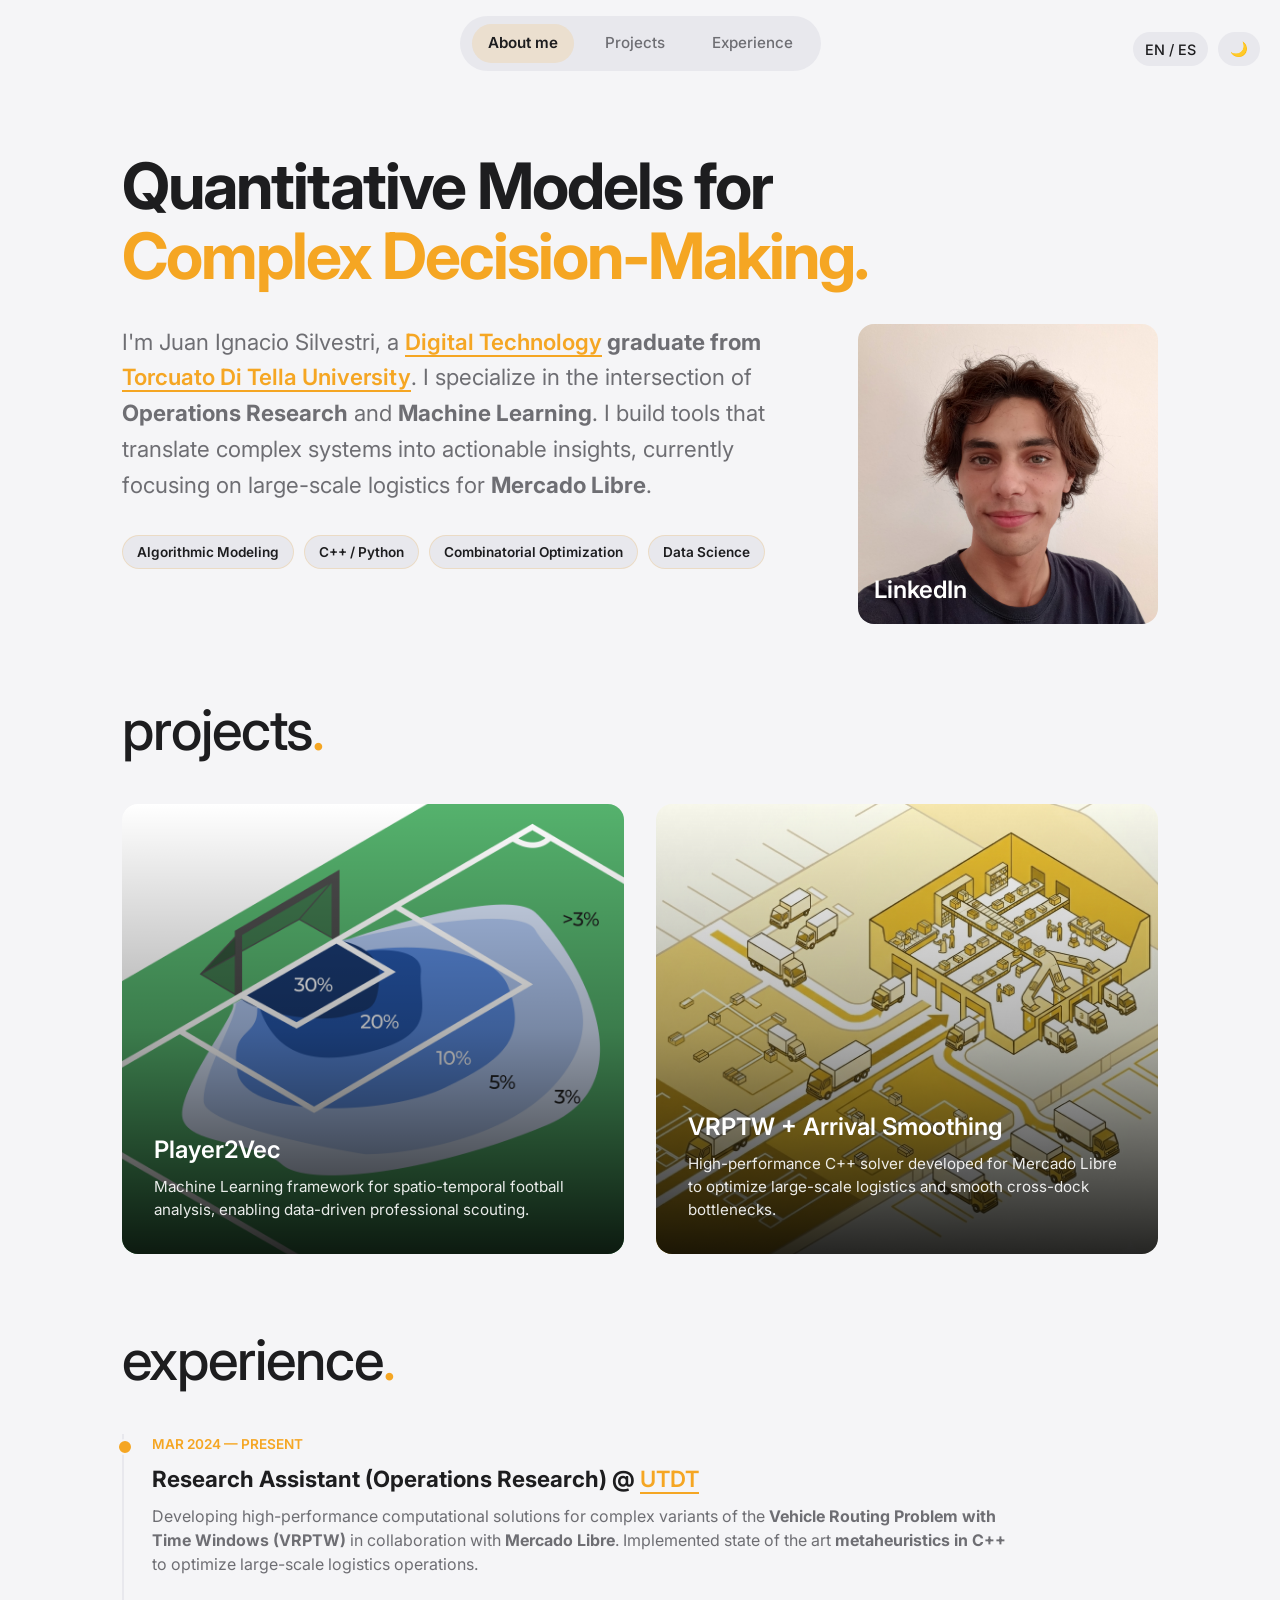
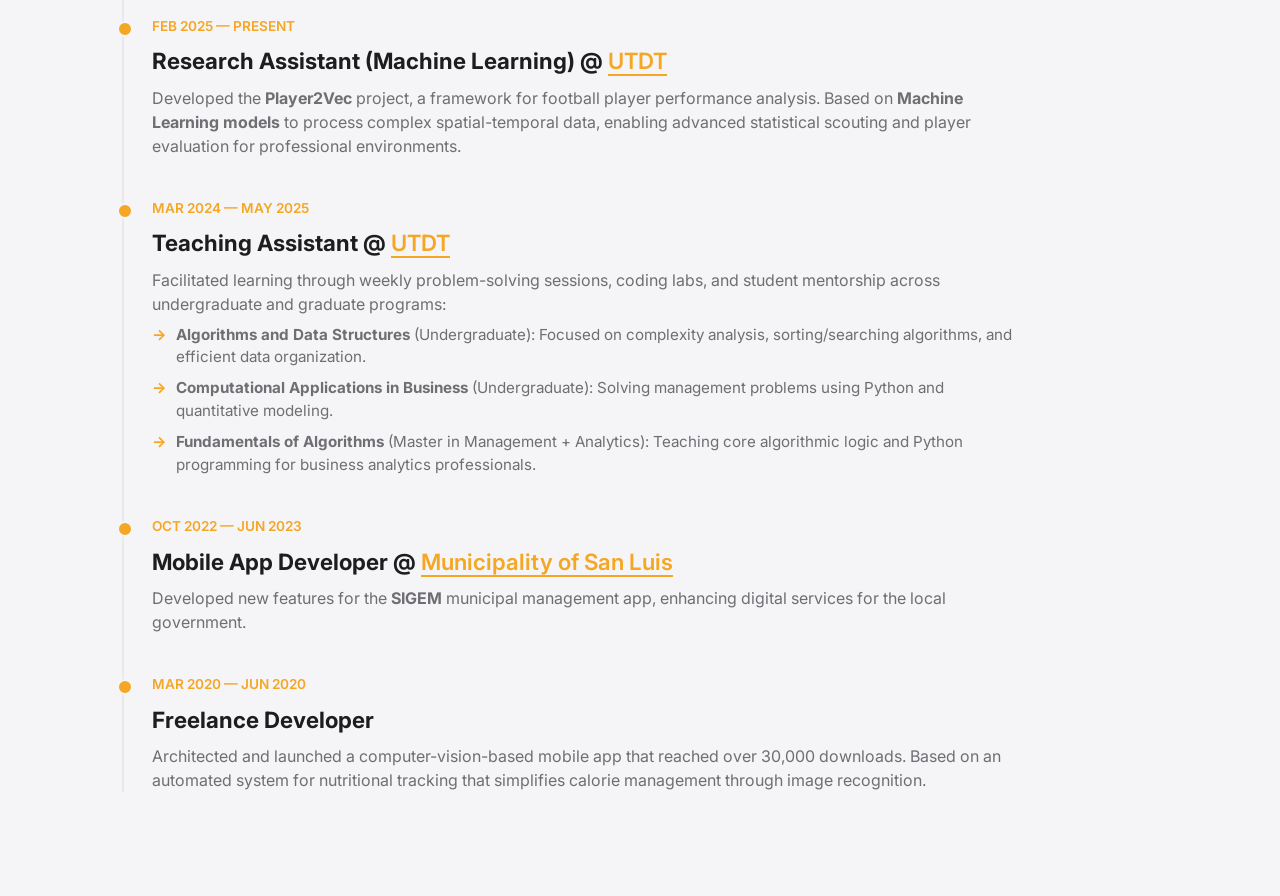
<file: index.html>
<!DOCTYPE html>
<html lang="en" data-theme="light">
<head>
    <meta charset="UTF-8">
    <meta name="viewport" content="width=device-width, initial-scale=1.0">
    <title>Juan Ignacio Silvestri</title>
    <link rel="stylesheet" href="style.css">
    <link href="https://fonts.googleapis.com/css2?family=Inter:wght@400;500;600;700&display=swap" rel="stylesheet">
</head>
<body>

    
    <div class="nav-container">
        <nav class="pill-nav">
            <a href="#about" class="active" data-en="About me" data-es="Sobre mí">About me</a>
            <a href="#projects" data-en="Projects" data-es="Proyectos">Projects</a>
            <a href="#experience" data-en="Experience" data-es="Experiencia">Experience</a>
        </nav>
    </div>
    <div class="site-controls">
        <button id="lang-toggle" class="control-btn">EN / ES</button>
        <button id="theme-toggle" class="control-btn">🌙</button>
    </div>

    <main class="container">
        <section id="about">
            <div class="hero-container">
                <h1 class="hero-headline">
                    <span data-en="Quantitative Models for" data-es="Modelos Cuantitativos para">Quantitative Models for</span><br>
                    <span class="dot" data-en="Complex Decision-Making." data-es="Toma de Decisiones.">Complex Decision-Making.</span>
                </h1>
                
                <div class="hero-content-wrapper">
                    <div class="hero-main-text">
                        <p class="hero-description" 
                        data-en="I'm Juan Ignacio Silvestri, a <strong><a href='https://www.utdt.edu/ver_contenido.php?id_contenido=19866&id_item_menu=31534' target='_blank' rel='noopener noreferrer'>Digital Technology</a> graduate from <a href='https://www.utdt.edu/' target='_blank' rel='noopener noreferrer'>Torcuato Di Tella University</a></strong>. I specialize in the intersection of <strong>Operations Research</strong> and <strong>Machine Learning</strong>. I build tools that translate complex systems into actionable insights, currently focusing on large-scale logistics for <strong>Mercado Libre</strong>."
                        data-es="Soy Juan Ignacio Silvestri, <strong>Licenciado en <a href='https://www.utdt.edu/ver_contenido.php?id_contenido=19866&id_item_menu=31534' target='_blank' rel='noopener noreferrer'>Tecnología Digital</a> por la <a href='https://www.utdt.edu/' target='_blank' rel='noopener noreferrer'>Universidad Torcuato Di Tella</a></strong>. Me especializo en la intersección de <strong>Investigación Operativa</strong> y <strong>Machine Learning</strong>. Construyo herramientas que traducen sistemas complejos en información accionable, actualmente enfocado en logística a gran escala para <strong>Mercado Libre</strong>.">
                        </p>
                        
                        <div class="skill-tags">
                            <span data-en="Algorithmic Modeling" data-es="Modelado Algorítmico">Algorithmic Modeling</span>
                            <span>C++ / Python</span>
                            <span data-en="Combinatorial Optimization" data-es="Optimización combinatoria">Combinatorial Optimization</span>
                            <span data-en="Data Science" data-es="Ciencia de Datos">Data Science</span>
                        </div>
                    </div>

                    <a href="https://www.linkedin.com/in/juan-ignacio-silvestri/" class="profile-card" style="background-image: url('./img/me.png');" target="_blank" rel="noopener noreferrer">
                        <h2>LinkedIn</h2>
                    </a>
                </div>
            </div>
        </section>

        <section id="projects">
            <h1 class="section-title"><span data-en="projects" data-es="proyectos">projects</span><span class="dot">.</span></h1>
            
            <div class="card-grid">
                <a href="player2vec.html" class="card" style="background-image: url('./img/xG.png');">
                    <div class="card-content">
                        <h2>Player2Vec</h2>
                        <p data-en="Machine Learning framework for spatio-temporal football analysis, enabling data-driven professional scouting." 
                        data-es="Framework de Machine Learning para análisis de fútbol espacio-temporal, permitiendo scouting profesional basado en datos."></p>                    
                    </div>
                </a>

                <a href="vrptw.html" class="card" style="background-image: url('./img/VRPTW.png');">
                    <div class="card-content">
                        <h2>VRPTW + Arrival Smoothing</h2>
                        <p data-en="High-performance C++ solver developed for Mercado Libre to optimize large-scale logistics and smooth cross-dock bottlenecks." 
                        data-es="Solver de C++ de alto rendimiento desarrollado para Mercado Libre para optimizar logística a gran escala y suavizar cuellos de botella en el cross-dock."></p>                    </div>
                </a>
            </div>
        </section>

        <section id="experience">
            <h1 class="section-title"><span data-en="experience" data-es="experiencia">experience</span><span class="dot">.</span></h1>
            
            <div class="timeline">
                <div class="timeline-item">
                    <p class="timeline-date" data-en="Mar 2024 — Present" data-es="Mar 2024 — Presente">Mar 2024 — Present</p>
                    <div class="timeline-content">
                        <h3 data-en="Research Assistant (Operations Research) @ <a href='https://www.utdt.edu/' target='_blank'>UTDT</a>" 
                            data-es="Asistente de Investigación (Inv. Operativa) @ <a href='https://www.utdt.edu/' target='_blank'>UTDT</a>">
                            Research Assistant (Operations Research) @ UTDT
                        </h3>                       
                        <p data-en="Developing high-performance computational solutions for complex variants of the <strong>Vehicle Routing Problem with Time Windows (VRPTW)</strong> in collaboration with <strong>Mercado Libre</strong>. Implemented state of the art <strong>metaheuristics in C++</strong> to optimize large-scale logistics operations." 
                        data-es="Desarrollo de soluciones computacionales de alto rendimiento para variantes complejas del <strong>Problema de Ruteo Vehicular (VRPTW)</strong> en colaboración con <strong>Mercado Libre</strong>. Implementación de <strong> metaheuristicas en C++</strong> para optimizar operaciones logísticas de gran escala.">
                        </p>
                    </div>
                </div>

                <div class="timeline-item">
                    <p class="timeline-date" data-en="Feb 2025 — Present" data-es="Feb 2025 — Presente">Feb 2025 — Present</p>
                    <div class="timeline-content">
                        <h3 data-en="Research Assistant (Machine Learning) @ <a href='https://www.utdt.edu/' target='_blank'>UTDT</a>" 
                            data-es="Asistente de Investigación (Machine Learning) @ <a href='https://www.utdt.edu/' target='_blank'>UTDT</a>">
                            Research Assistant (Machine Learning) @ UTDT
                        </h3>                       
                        <p data-en="Developed the <strong>Player2Vec</strong> project, a framework for football player performance analysis. Based on <strong>Machine Learning models</strong> to process complex spatial-temporal data, enabling advanced statistical scouting and player evaluation for professional environments." 
                        data-es="Desarrollo del proyecto <strong>Player2Vec</strong>, un framework para el análisis de performance de jugadores de fútbol. Basado en <strong>modelos de Machine Learning</strong> para procesar datos espacio-temporales complejos, permitiendo scouting estadístico avanzado y evaluación de jugadores.">
                        </p>
                    </div>
                </div>

                <div class="timeline-item">
                    <div class="timeline-date">Mar 2024 — May 2025</div>
                    <div class="timeline-content">
                        <h3 data-en="Teaching Assistant @ <a href='https://www.utdt.edu/' target='_blank' rel='noopener noreferrer'>UTDT</a>" 
                            data-es="Asistente de Cátedra @ <a href='https://www.utdt.edu/' target='_blank' rel='noopener noreferrer'>UTDT</a>">
                            Teaching Assistant @ UTDT
                        </h3>
                        
                        <p data-en="Facilitated learning through weekly problem-solving sessions, coding labs, and student mentorship across undergraduate and graduate programs:" 
                        data-es="Facilitación del aprendizaje mediante clases prácticas semanales, laboratorios de programación y mentoría de alumnos en programas de grado y posgrado:">
                        </p>

                        <ul class="exp-list">
                            <li data-en="<strong>Algorithms and Data Structures</strong> (Undergraduate): Focused on complexity analysis, sorting/searching algorithms, and efficient data organization." 
                                data-es="<strong>Algoritmos y Estructuras de Datos</strong> (Grado): Enfoque en análisis de complejidad, algoritmos de ordenamiento/búsqueda y organización eficiente de datos.">
                            </li>
                            <li data-en="<strong>Computational Applications in Business</strong> (Undergraduate): Solving management problems using Python and quantitative modeling." 
                                data-es="<strong>Aplicaciones Computacionales en Negocios</strong> (Grado): Resolución de problemas de gestión utilizando Python y modelado cuantitativo.">
                            </li>
                            <li data-en="<strong>Fundamentals of Algorithms</strong> (Master in Management + Analytics): Teaching core algorithmic logic and Python programming for business analytics professionals." 
                                data-es="<strong>Fundamentos de Algoritmos</strong> (Master in Management + Analytics): Enseñanza de lógica algorítmica y programación en Python para profesionales de analítica de negocios.">
                            </li>
                        </ul>
                    </div>
                </div>

                <div class="timeline-item">
                    <div class="timeline-date">Oct 2022 — Jun 2023</div>
                    <div class="timeline-content">
                        <h3 data-en="Mobile App Developer @ <a href='https://sanluislaciudad.gob.ar/' target='_blank' rel='noopener noreferrer'>Municipality of San Luis</a>" data-es="Desarrollador Mobile @ <a href='https://sanluislaciudad.gob.ar/' target='_blank' rel='noopener noreferrer'>Municipalidad de San Luis</a>">Mobile App Developer @ <a href='https://sanluislaciudad.gob.ar/' target='_blank' rel='noopener noreferrer'>Municipality of San Luis</a></h3>
                        <p data-en="Developed new features for the <strong>SIGEM</strong> municipal management app, enhancing digital services for the local government." 
                        data-es="Desarrollo de nuevas funcionalidades para la app <strong>SIGEM</strong>, mejorando los servicios digitales del gobierno local.">
                        </p>
                    </div>
                </div>

                <div class="timeline-item">
                    <div class="timeline-date">Mar 2020 — Jun 2020</div>
                    <div class="timeline-content">
                        <h3 data-en="Freelance Developer" data-es="Desarrollador Freelance">Freelance Developer</h3>
                        <p data-en="Architected and launched a computer-vision-based mobile app that reached over 30,000 downloads. Based on an automated system for nutritional tracking that simplifies calorie management through image recognition." 
                        data-es="Diseño y lanzamiento de  una aplicación móvil basada en visión artificial que alcanzó más de 30.000 descargas. Basado en un sistema automatizado de seguimiento nutricional que simplifica la gestión de calorías mediante reconocimiento de imágenes.">
                        </p>
                    </div>
                </div>
            </div>
        </section>

    </main>

    <script src="config.js"></script>
    <script>
        // Active Navigation Update on Scroll
        const navLinks = document.querySelectorAll('.pill-nav a');
        const sections = document.querySelectorAll('main > section');

        window.addEventListener('scroll', () => {
            let current = '';
            
            sections.forEach(section => {
                const sectionTop = section.offsetTop;
                const sectionHeight = section.clientHeight;
                
                if (window.pageYOffset >= sectionTop - 200) {
                    current = section.getAttribute('id');
                }
            });

            navLinks.forEach(link => {
                link.classList.remove('active');
                if (link.getAttribute('href') === `#${current}`) {
                    link.classList.add('active');
                }
            });
        });

        // Smooth Scroll Behavior
        navLinks.forEach(link => {
            link.addEventListener('click', (e) => {
                e.preventDefault();
                const targetId = link.getAttribute('href').substring(1);
                const targetSection = document.getElementById(targetId);
                
                if (targetSection) {
                    targetSection.scrollIntoView({
                        behavior: 'smooth',
                        block: 'start'
                    });
                }
            });
        });
    </script>
</body>
</html>
</file>
<file: style.css>
/* Color Variables for Light and Dark Modes */
:root[data-theme="light"] {
    --bg-color: #f5f5f7;
    --text-color: #1d1d1f;
    --nav-bg: #e8e8ed;
    --nav-text: #6e6e73;
    --nav-active: #1d1d1f;
    --dot-color: #f5a623;
    /* The orange dot from the image */
}

:root[data-theme="dark"] {
    --bg-color: #121212;
    --text-color: #f5f5f7;
    --nav-bg: #2c2c2e;
    --nav-text: #98989d;
    --nav-active: #f5f5f7;
    --dot-color: #f5a623;
}

* {
    margin: 0;
    padding: 0;
    box-sizing: border-box;
    font-family: 'Inter', sans-serif;
    transition: background-color 0.3s ease, color 0.3s ease;
}

html {
    scroll-behavior: smooth;
}

body {
    background-color: var(--bg-color);
    color: var(--text-color);
    line-height: 1.5;
}

.container {
    max-width: 1100px;
    margin: 0 auto;
    padding: 0 2rem 4rem 2rem;
}

/* Toggles */
.site-controls {
    position: fixed;
    top: 2rem;
    right: 20px;
    display: flex;
    gap: 10px;
    z-index: 100;
}

.control-btn {
    background: var(--nav-bg);
    color: var(--text-color);
    border: none;
    padding: 8px 12px;
    border-radius: 20px;
    cursor: pointer;
    font-weight: 500;
    font-size: 0.9rem;
}

.control-btn:hover {
    filter: brightness(0.9);
}

/* Estilos base (Desktop) - Se mantienen arriba */
.site-controls {
    position: fixed;
    top: 2rem;
    right: 20px;
    display: flex;
    gap: 10px;
    z-index: 1000;
    /* Aseguramos que siempre esté por encima de todo */
}

/* Ajustes para Móvil (menos de 768px) */
@media (max-width: 768px) {
    .site-controls {
        top: auto;
        /* Anulamos la posición superior */
        bottom: 2rem;
        /* Lo posicionamos abajo */
        right: 1.5rem;
        flex-direction: column;
        /* Los ponemos uno sobre otro para que ocupen menos ancho */
        gap: 12px;
    }

    .control-btn {
        width: 50px;
        /* Los hacemos más circulares/cuadrados */
        height: 50px;
        padding: 0;
        display: flex;
        align-items: center;
        justify-content: center;
        border-radius: 50%;
        /* Botones circulares tipo "Floating Action Button" */
        background: var(--nav-bg);
        box-shadow: 0 4px 12px rgba(0, 0, 0, 0.15);
        /* Sombra para que resalten sobre el fondo */
        border: 1px solid rgba(245, 166, 35, 0.3);
        font-size: 0.8rem;
    }

    /* Opcional: Eliminar el padding extra que sugerí antes en la nav */
    .nav-container {
        padding: 1rem 0;
    }
}

/* Pill Navigation */
.nav-container {
    display: flex;
    justify-content: center;
    padding: 1rem 0;
    position: sticky;
    top: 0;
    z-index: 100;
}

.pill-nav {
    display: flex;
    background-color: var(--nav-bg);
    border-radius: 50px;
    padding: 8px 12px;
    gap: 15px;
}

.pill-nav a {
    text-decoration: none;
    color: var(--nav-text);
    padding: 8px 16px;
    border-radius: 30px;
    font-size: 0.95rem;
    font-weight: 500;
    transition: all 0.3s ease;
}

.pill-nav a:hover {
    color: var(--nav-active);
    background-color: rgba(245, 166, 35, 0.1);
}

.pill-nav a.active {
    color: var(--nav-active);
    background-color: rgba(245, 166, 35, 0.15);
    font-weight: 600;
}

/* Sections & Typography */
section {
    margin-top: 4rem;
    animation: fadeInUp 0.8s ease-out forwards;
    opacity: 0;
}

@keyframes fadeInUp {
    from {
        opacity: 0;
        transform: translateY(40px);
    }

    to {
        opacity: 1;
        transform: translateY(0);
    }
}

.section-title {
    font-size: 3.5rem;
    font-weight: 500;
    margin-bottom: 2rem;
    letter-spacing: -1px;
}

.dot {
    color: var(--dot-color);
}

.hero-text {
    font-size: 1.25rem;
    max-width: 800px;
    color: var(--nav-text);
}

.hero-main-text a {
    color: var(--dot-color);
    text-decoration: none;
    font-weight: 600;
    border-bottom: 2px solid var(--dot-color);
    transition: opacity 0.3s ease;
}

.hero-main-text a:hover {
    opacity: 0.8;
}

.text-block {
    margin-bottom: 3rem;
}

.text-block h3 {
    font-size: 1.5rem;
    margin-bottom: 0.75rem;
}

.text-block p {
    color: var(--nav-text);
    margin-bottom: 1rem;
}

.text-block p:last-child {
    margin-bottom: 0;
}

.text-block ol,
.text-block ul {
    margin-bottom: 1rem;
}

.text-block .formula {
    margin-top: 1.25rem;
    margin-bottom: 1.25rem;
}

.text-block figure {
    margin-top: 1.5rem;
    margin-bottom: 1.5rem;
}

/* Hero Section Improvements */
.hero-headline {
    font-size: 4rem;
    font-weight: 700;
    line-height: 1.1;
    margin-bottom: 2rem;
    letter-spacing: -2px;
}

.hero-content-wrapper {
    display: flex;
    flex-direction: row;
    gap: 3rem;
    align-items: flex-start;
}

.hero-main-text {
    flex: 2;
}

.hero-description {
    font-size: 1.4rem;
    color: var(--nav-text);
    line-height: 1.6;
    margin-bottom: 2rem;
}

/* Skill Matrix Badges */
.skill-tags {
    display: flex;
    gap: 10px;
    flex-wrap: wrap;
}

.skill-tags span {
    background: var(--nav-bg);
    padding: 6px 14px;
    border-radius: 20px;
    font-size: 0.85rem;
    font-weight: 600;
    color: var(--text-color);
    border: 1px solid rgba(245, 166, 35, 0.2);
}

/* Responsive fix for smaller screens */
@media (max-width: 768px) {
    .hero-content-wrapper {
        flex-direction: column-reverse;
    }

    .hero-headline {
        font-size: 2.5rem;
    }

    .profile-card {
        width: 100%;
        height: 200px;
    }
}

/* Image Cards (Like the reference) */
.card-grid {
    display: grid;
    grid-template-columns: repeat(auto-fit, minmax(320px, 1fr));
    gap: 2rem;
}

.card {
    display: flex;
    align-items: flex-end;
    height: 450px;
    border-radius: 16px;
    text-decoration: none;
    background-size: cover;
    background-position: center;
    position: relative;
    overflow: hidden;
    transition: transform 0.3s ease;
}

/* Gradient overlay to make text readable */
.card::before {
    content: '';
    position: absolute;
    top: 0;
    left: 0;
    right: 0;
    bottom: 0;
    background: linear-gradient(to top, rgba(0, 0, 0, 0.85) 0%, rgba(0, 0, 0, 0.3) 50%, rgba(0, 0, 0, 0) 100%);
    z-index: 1;
}

.card:hover {
    transform: scale(1.02);
}

.card-content {
    position: relative;
    z-index: 2;
    padding: 2rem;
    color: #ffffff;
    /* Always white regardless of theme */
}

.card-content h2 {
    font-size: 1.5rem;
    margin-bottom: 0.5rem;
    font-weight: 600;
}

.card-content p {
    font-size: 0.95rem;
    opacity: 0.9;
}

/* Button Styles */
.btn {
    display: inline-block;
    margin-top: 2rem;
    padding: 10px 20px;
    background-color: var(--nav-bg);
    color: var(--text-color);
    text-decoration: none;
    border-radius: 8px;
    font-weight: 500;
    transition: all 0.2s ease;
    border: 2px solid transparent;
}

.btn:hover {
    background-color: var(--dot-color);
    color: var(--bg-color);
    transform: translateY(-2px);
}

/* Profile Card (About Section) */
.profile-card {
    display: flex;
    width: 300px;
    height: 300px;
    border-radius: 16px;
    text-decoration: none;
    background-size: cover;
    background-position: center;
    position: relative;
    overflow: hidden;
    flex-shrink: 0;
}

.profile-card:hover {
    transform: scale(1.05);
}

.profile-card h2 {
    position: relative;
    z-index: 2;
    padding: 1rem;
    color: #ffffff;
    font-size: 1.5rem;
    font-weight: 600;
    margin: 0;
    height: 100%;
    display: flex;
    align-items: flex-end;
}

/* Timeline Styling */
.timeline {
    position: relative;
    max-width: 900px;
    margin: 2rem 0;
}

.timeline::before {
    content: '';
    position: absolute;
    left: 0;
    top: 0;
    width: 2px;
    height: 100%;
    background: var(--nav-bg);
}

.timeline-item {
    position: relative;
    padding-left: 30px;
    margin-bottom: 2.5rem;
    transition: transform 0.3s ease;
}

.timeline-item:hover {
    transform: translateX(10px);
}

.timeline-item::before {
    content: '';
    position: absolute;
    left: -5px;
    top: 5px;
    width: 12px;
    height: 12px;
    border-radius: 50%;
    background: var(--dot-color);
    border: 2px solid var(--bg-color);
}

.timeline-date {
    font-size: 0.85rem;
    font-weight: 600;
    color: var(--dot-color);
    text-transform: uppercase;
    margin-bottom: 0.5rem;
}

.timeline-content h3 {
    font-size: 1.4rem;
    margin-bottom: 0.5rem;
}

.timeline-content p {
    color: var(--nav-text);
    font-size: 1rem;
}

/* Company Links */
.company-link {
    color: var(--text-color);
    text-decoration: none;
    font-size: 1.5rem;
    font-weight: 700;
    transition: color 0.3s ease;
}

.company-link:hover {
    color: var(--dot-color);
}

/* Subtitles for Roles */
.timeline-content h4 {
    font-size: 1.1rem;
    color: var(--nav-text);
    margin-bottom: 0.75rem;
    font-weight: 500;
}

.timeline-content a {
    color: var(--dot-color);
    text-decoration: none;
    font-weight: 600;
    border-bottom: 2px solid var(--dot-color);
    transition: opacity 0.3s ease;
}

/* Experience Lists */
.exp-list {
    list-style: none;
    margin-top: 0.5rem;
}

.exp-list li {
    position: relative;
    padding-left: 1.5rem;
    margin-bottom: 0.5rem;
    color: var(--nav-text);
    font-size: 0.95rem;
}

.exp-list li::before {
    content: "→";
    position: absolute;
    left: 0;
    color: var(--dot-color);
    font-weight: bold;
}

.exp-list a {
    color: var(--dot-color);
    text-decoration: none;
    border-bottom: 1px solid transparent;
    transition: border 0.3s ease;
}

.exp-list a:hover {
    border-bottom: 1px solid var(--dot-color);
}

/* Tabs Styling */
.tabs-container {
    display: flex;
    gap: 10px;
    margin-bottom: 2.5rem;
    border-bottom: 1px solid var(--nav-bg);
    padding-bottom: 10px;
}

.tab-btn {
    background: none;
    border: none;
    color: var(--nav-text);
    padding: 10px 20px;
    font-size: 1rem;
    font-weight: 600;
    cursor: pointer;
    border-radius: 8px;
    transition: all 0.3s ease;
}

.tab-btn:hover {
    background: var(--nav-bg);
    color: var(--text-color);
}

.tab-btn.active {
    background: var(--dot-color);
    color: var(--bg-color);
}

.tab-content {
    display: none;
    animation: fadeIn 0.5s ease;
}

.tab-content.active {
    display: block;
}

@keyframes fadeIn {
    from {
        opacity: 0;
        transform: translateY(10px);
    }

    to {
        opacity: 1;
        transform: translateY(0);
    }
}

/* Award Badge */
.award-badge {
    display: inline-flex;
    align-items: center;
    background: rgba(245, 166, 35, 0.15);
    color: var(--dot-color);
    padding: 8px 16px;
    border-radius: 50px;
    font-weight: 700;
    margin-bottom: 2rem;
    border: 1px solid var(--dot-color);
}

.award-badge a {
    color: var(--dot-color);
    text-decoration: none;
    font-weight: 700;
    border-bottom: none;
    transition: opacity 0.3s ease;
}

.award-badge .star {
    margin-right: 8px;
    font-size: 1.2rem;
}

/* Formula Styling */
.formula {
    background: var(--nav-bg);
    padding: 20px;
    border-radius: 12px;
    text-align: center;
    font-family: serif;
    font-size: 1.2rem;
    margin: 1.5rem 0;
    overflow-x: auto;
}

.paper-figure {
    margin: 2rem 0;
    text-align: center;
}

.paper-img {
    max-width: 100%;
    width: 680px;
    border-radius: 8px;
    box-shadow: 0 4px 20px rgba(0, 0, 0, 0.12);
    display: block;
    margin: 0 auto;
}

.figure-row {
    display: flex;
    gap: 1.5rem;
    margin: 2rem 0;
    justify-content: center;
    flex-wrap: wrap;
    /* se apilan en mobile */
}

.figure-row .paper-figure {
    flex: 1;
    min-width: 240px;
    max-width: 48%;
}

figcaption {
    margin-top: 0.6rem;
    font-size: 0.85rem;
    color: #888;
    font-style: italic;
}

/* Transfer Table */
table {
    width: 100%;
    border-collapse: collapse;
    margin-top: 1.5rem;
    font-size: 0.95rem;
    border-radius: 12px;
    overflow: hidden;
}

thead tr {
    background-color: var(--nav-bg);
}

thead th {
    padding: 14px 20px;
    text-align: left;
    font-weight: 600;
    font-size: 0.8rem;
    text-transform: uppercase;
    letter-spacing: 0.06em;
    color: var(--nav-text);
}

tbody tr {
    border-bottom: 1px solid var(--nav-bg);
    transition: background-color 0.2s ease;
}

tbody tr:last-child {
    border-bottom: none;
}

tbody tr:hover {
    background-color: rgba(245, 166, 35, 0.05);
}

tbody td {
    padding: 14px 20px;
    color: var(--text-color);
    vertical-align: middle;
}

tbody td:first-child {
    font-weight: 600;
}

@media (max-width: 768px) {
    table {
        font-size: 0.85rem;
    }

    thead th,
    tbody td {
        padding: 10px 12px;
    }
}
</file>
